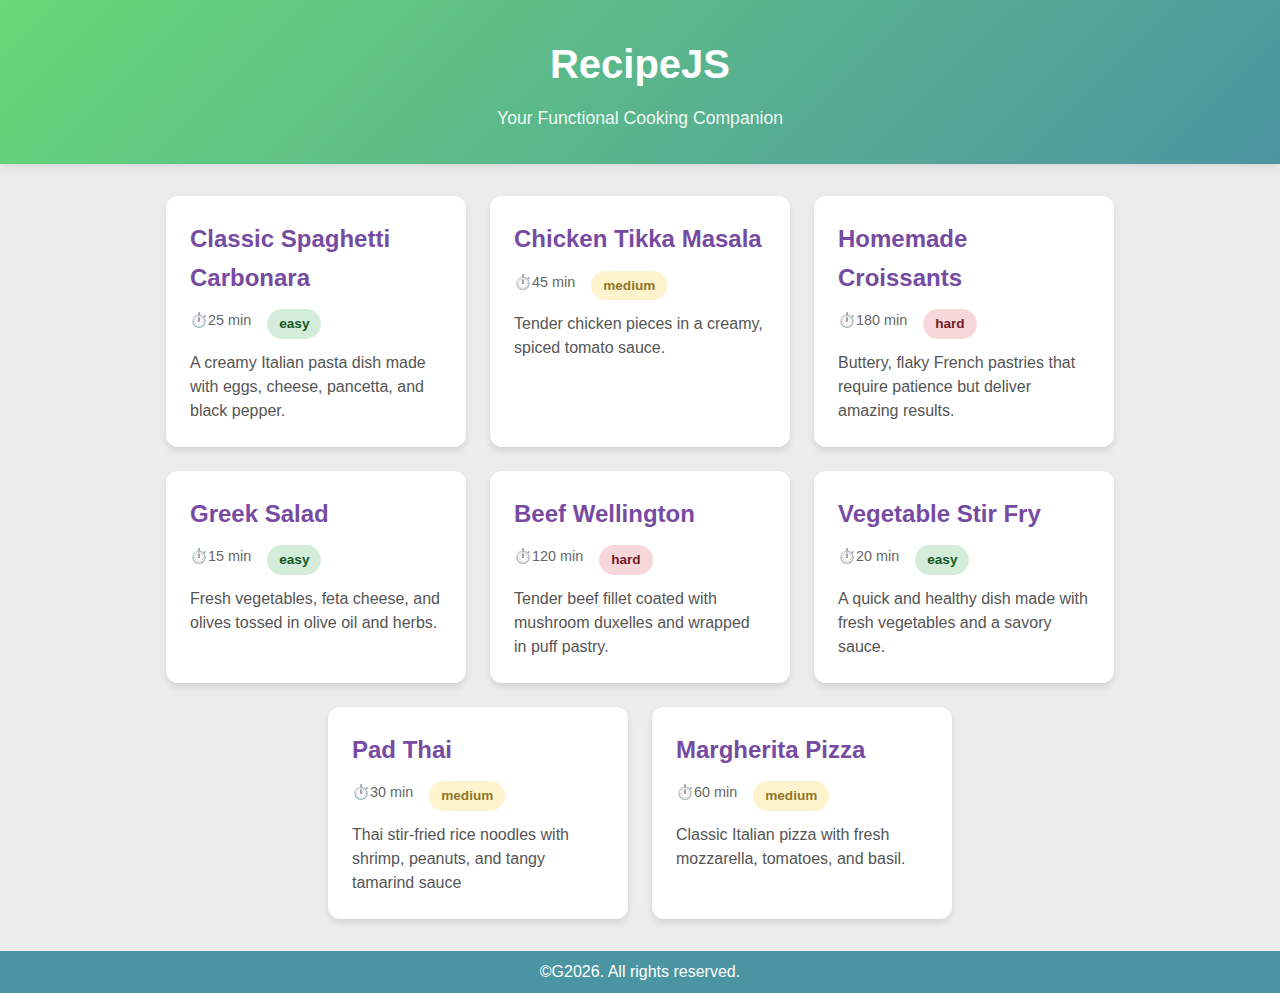
<file: index.html>
<!DOCTYPE html>
<html lang="en">
<head>
    <meta charset="UTF-8">
    <meta name="viewport" content="width=device-width, initial-scale=1.0">
    <title>Document</title>
        <link rel="stylesheet" href="G.css">
</head>

    <header>
        <h1> RecipeJS </h1>
        <p>  Your Functional Cooking Companion </p>
    </header>
    <main>
        <div id="recipe-container"> </div>
    </main>
   <script src="g.js"></script>
   <footer>
        <p> &copy;G2026. All rights reserved. </p>
    </footer>
</body>
</html>
</file>
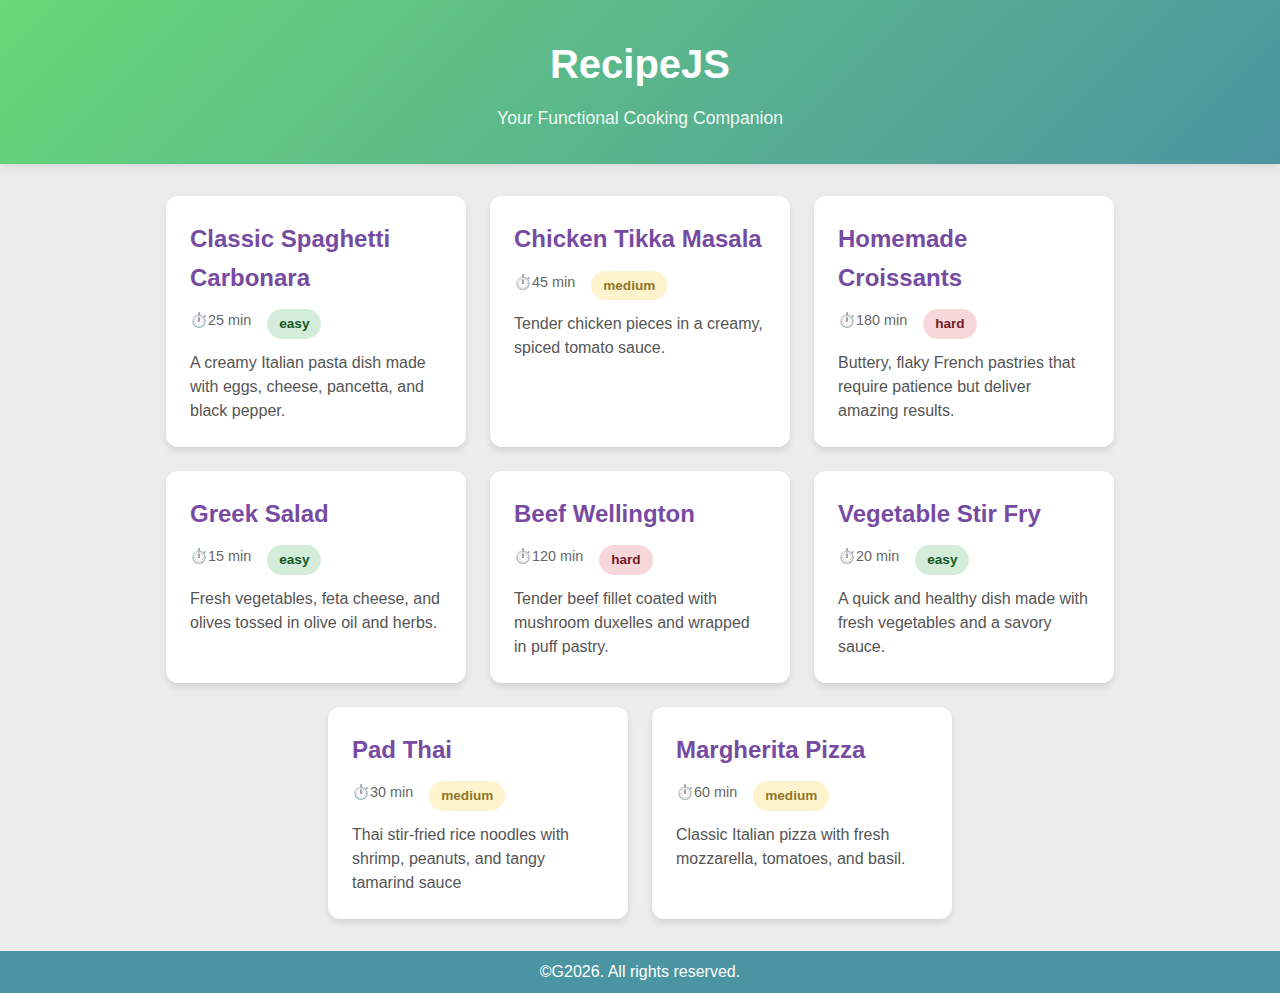
<file: G.html>
<!DOCTYPE html>
<html lang="en">
<head>
    <meta charset="UTF-8">
    <meta name="viewport" content="width=device-width, initial-scale=1.0">
    <title>Document</title>
        <link rel="stylesheet" href="G.css">
</head>

    <header>
        <h1> RecipeJS </h1>
        <p>  Your Functional Cooking Companion </p>
    </header>
    <main>
        <div id="recipe-container"> </div>
    </main>
   <script src="g.js"></script>
   <footer>
        <p> &copy;G2026. All rights reserved. </p>
    </footer>
</body>
</html>
<body>
</file>
<file: G.css>
* {
    margin: 0;
    padding: 0;
    box-sizing: border-box;
}

body {
    font-family: 'Segoe UI', Tahoma, Geneva, Verdana, sans-serif;
    background-color: #edecec;
    color: #333;
    line-height: 1.6;
}
header {
    background: linear-gradient(135deg, #69d777 0%, #4b95a2 100%);
    color: white;
    text-align: center;
    padding: 2rem 1rem;
    box-shadow: 0 2px 10px rgba(0,0,0,0.1);
}
header h1{
    font-size: 2.5rem;
    margin-bottom: 0.5rem;

}
header p{
    opacity: 0.9;
    font-size: 1.1rem
}
main {
    max-width: 1200px;
    margin: 2rem auto;
    padding: 0 1rem;
}
#recipe-container {
    display: flex;
    flex-wrap: wrap;
    gap: 1.5rem;
    justify-content: center;
}
.recipe-card {
    background: white;
    border-radius:  12px;
    box-shadow:  0 4px 6px rgba(0,0,0,0.1) ;
    padding: 1.5rem ;
    width:  300px;
    transition: transform 0.3s ease, box-shadow 0.3s ease;
}
.recipe-card:hover {
    transform: translateY(-9px);
    box-shadow: 0 8px 15px rgba(0,0,0,0.2);
    border-left: 3px solid #764ba2;
}
.recipe-card h3 {
    color: #764ba2;
    font-size: 1.5rem;
    margin-bottom: 0.5rem;
}

.recipe-meta {
    display: flex;
    gap: 1rem;
    margin: 0.75rem 0;
    font-size: 0.9rem;
    color: #666;
}

.recipe-card p {
    color: #555;
    line-height: 1.5;
}
.difficulty {
    padding: 0.25rem 0.75rem;
    border-radius: 20px;
    font-size: 0.85rem;
    font-weight: bold;
}

.difficulty.easy {
    background-color: #d4edda;
    color: #155724;
}

.difficulty.medium {
     background-color: #fff3cd; 
    color: #917729 
}

.difficulty.hard {
    background-color:  #f8d7da;
     color: #721c24 ;
}
footer {
    text-align: center;
    padding: 0.5rem;
    background-color: #4b95a2;
    color: white;
    margin-top: 2rem;
}
</file>
